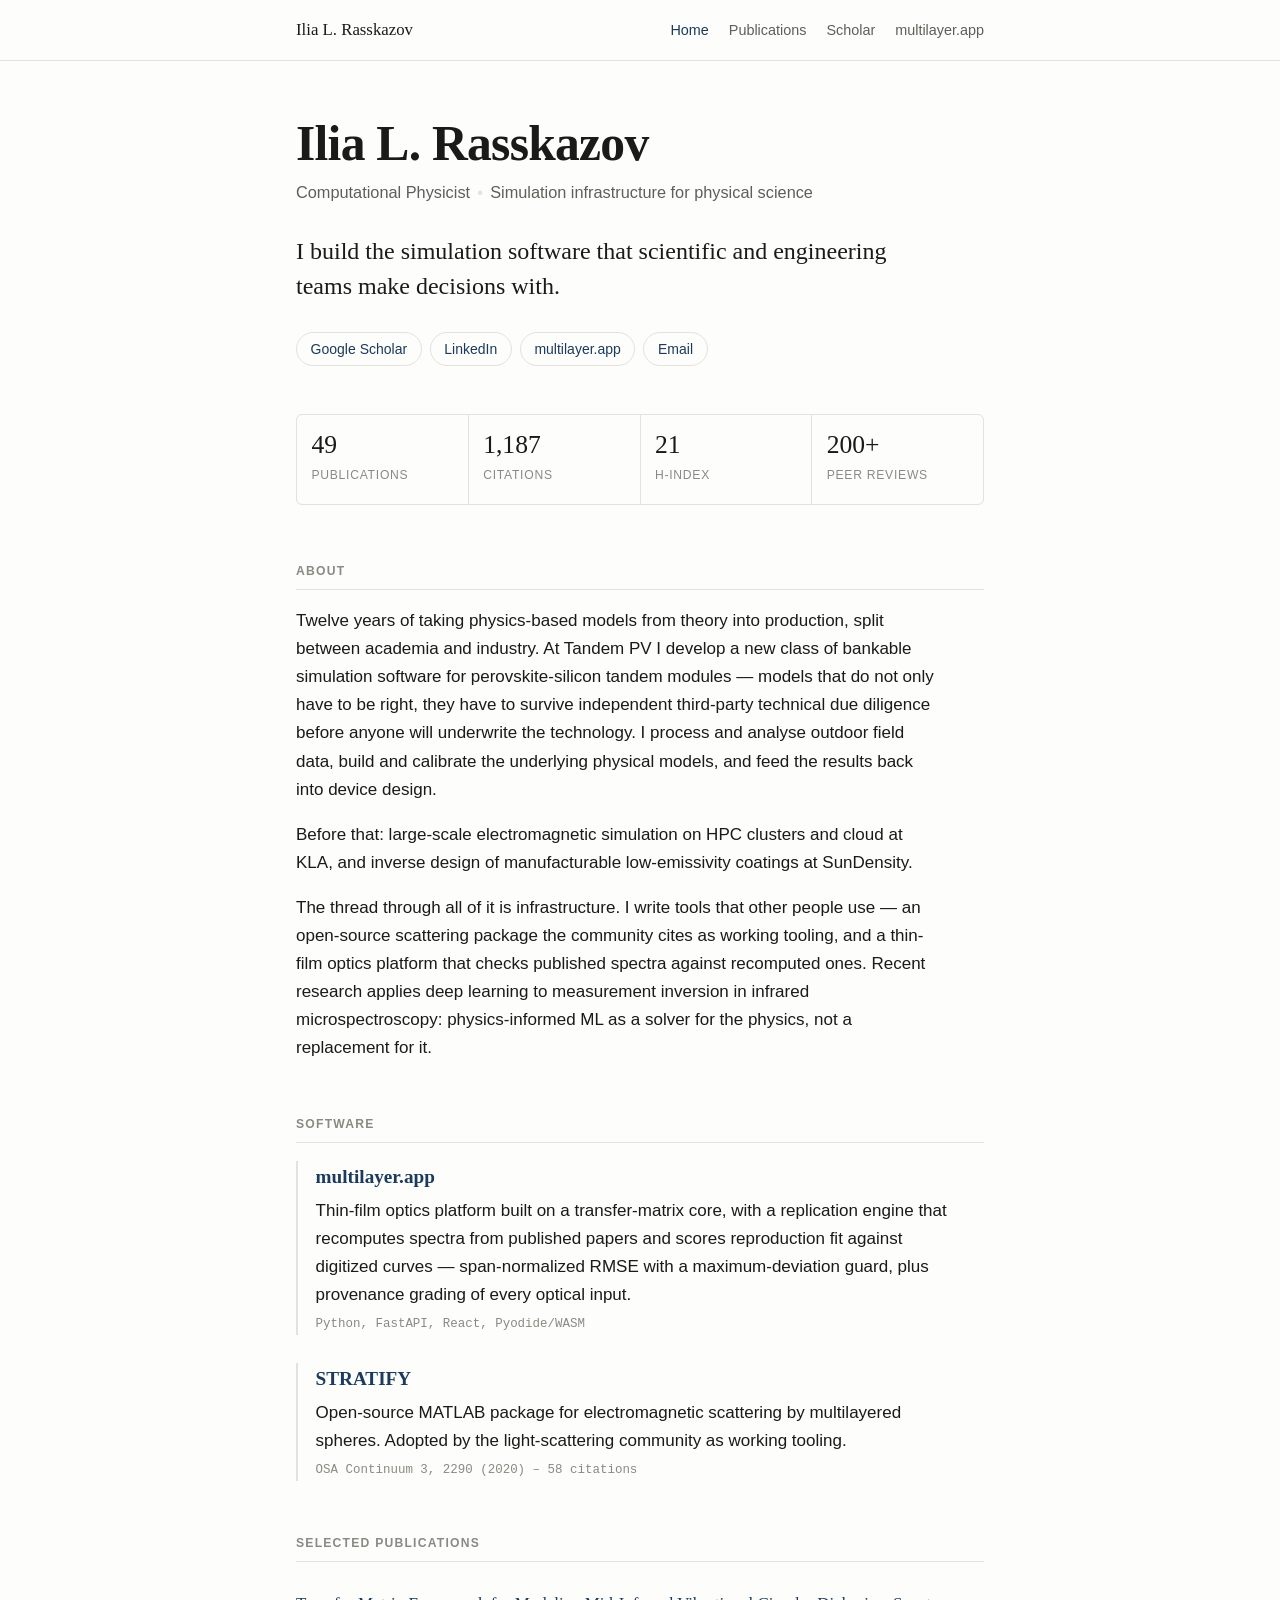
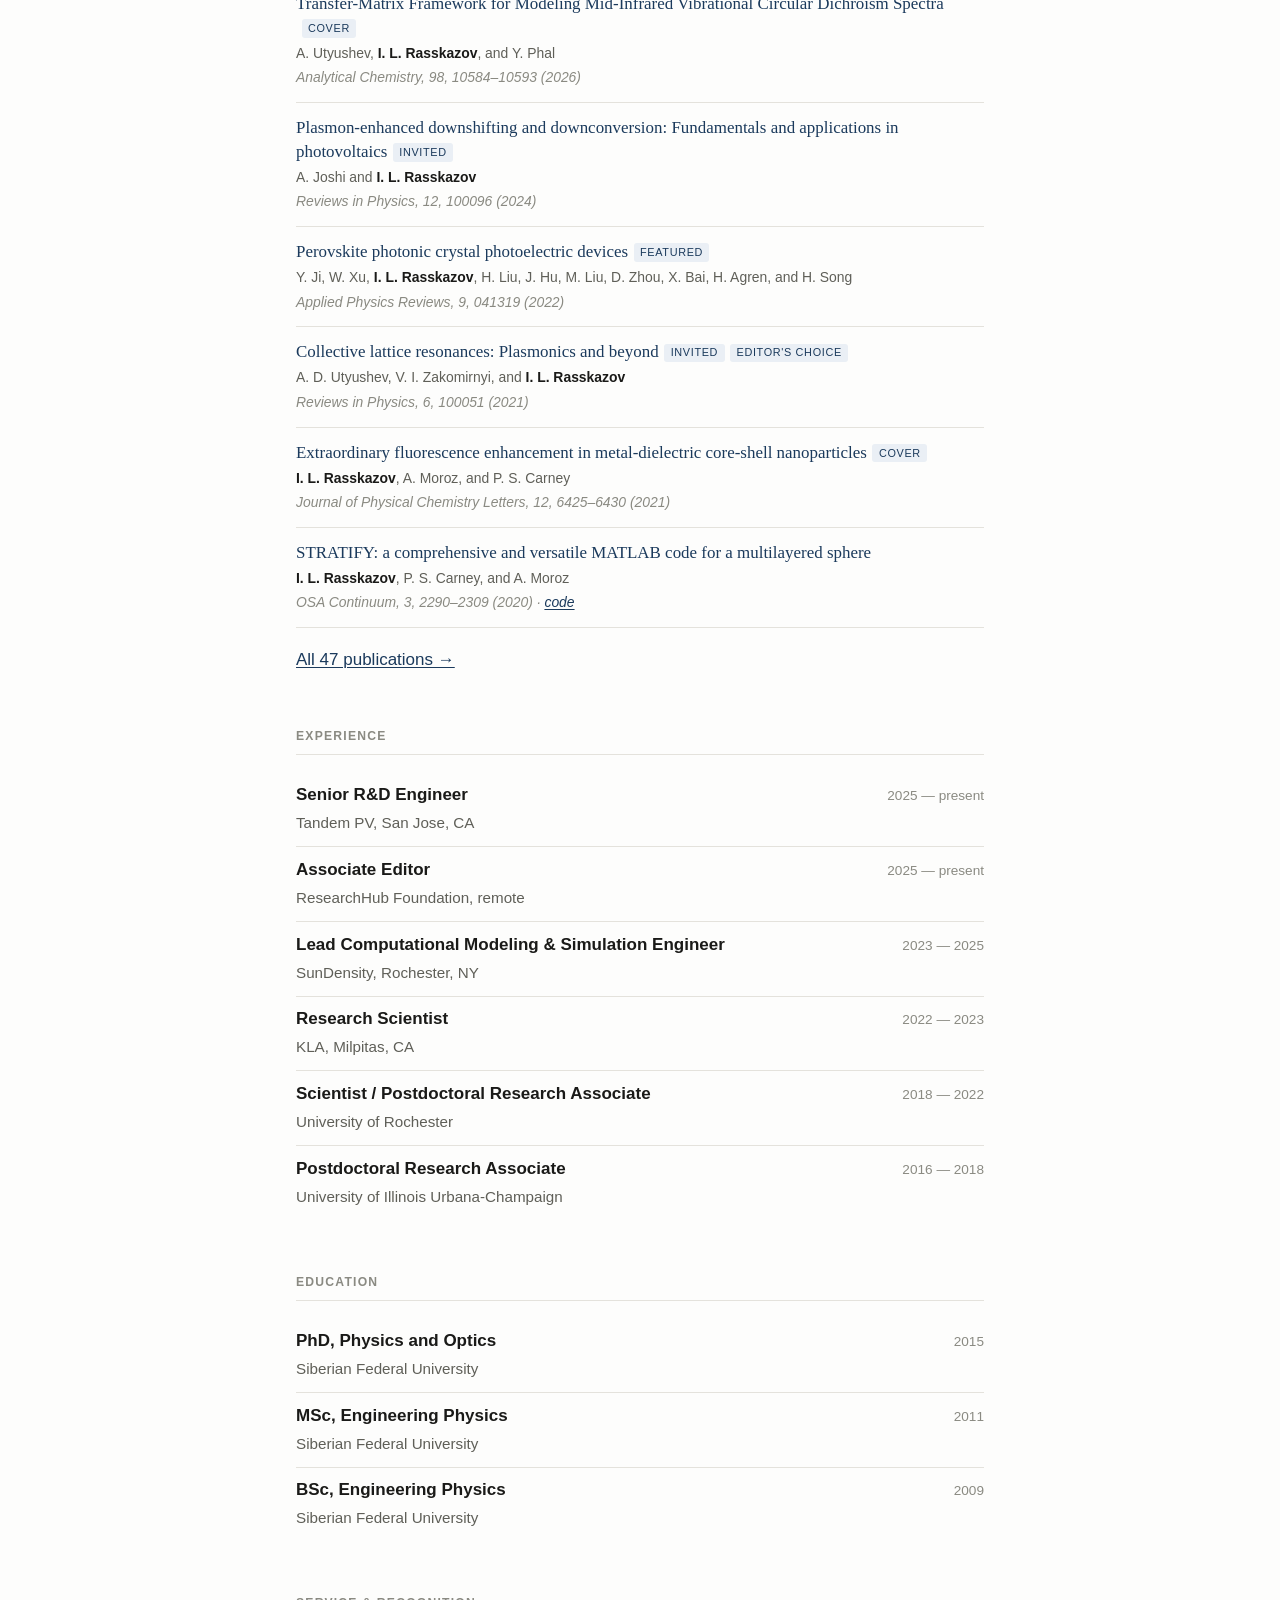
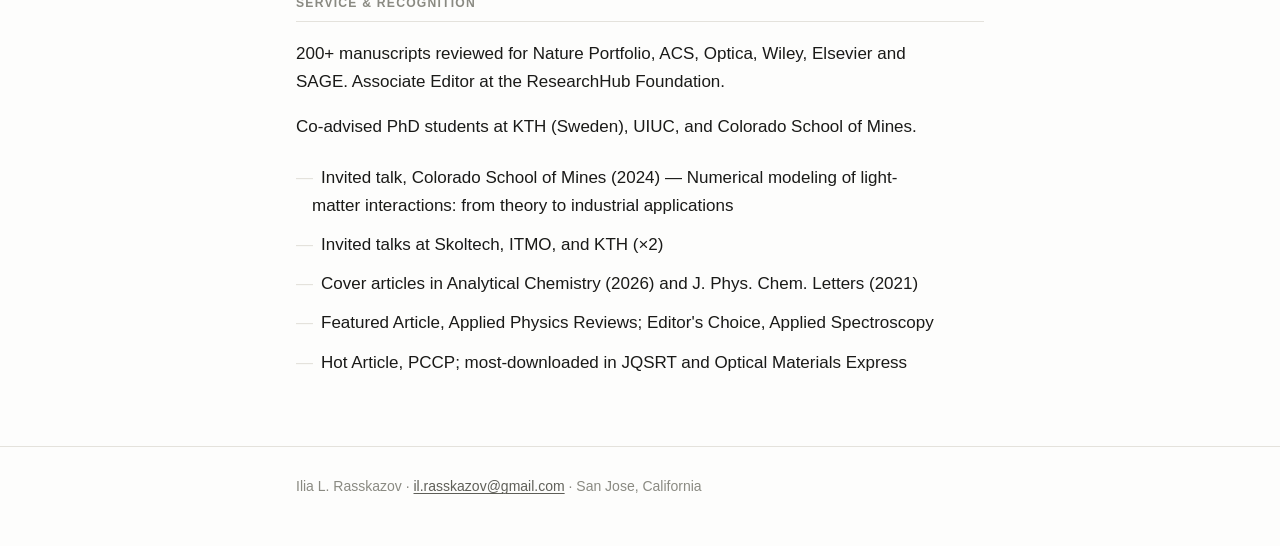
<file: docs/index.html>
<!doctype html>
<html lang="en">
<head>
<meta charset="utf-8">
<meta name="viewport" content="width=device-width, initial-scale=1">
<title>Ilia L. Rasskazov — Computational Physicist</title>
<meta name="description" content="I build the simulation software that scientific and engineering teams make decisions with.">
<meta name="author" content="Ilia L. Rasskazov">
<meta property="og:title" content="Ilia L. Rasskazov — Computational Physicist">
<meta property="og:description" content="I build the simulation software that scientific and engineering teams make decisions with.">
<meta property="og:type" content="profile">
<meta property="og:url" content="https://iliarasskazov.com/">
<link rel="canonical" href="https://iliarasskazov.com/">
<link rel="stylesheet" href="assets/style.css">
<link rel="icon" href="data:image/svg+xml,<svg xmlns='http://www.w3.org/2000/svg' viewBox='0 0 100 100'><text y='.9em' font-size='90'>&#9788;</text></svg>">
</head>
<body class="">
<header class="masthead"><div class="wrap">
  <a class="who" href="index.html">Ilia L. Rasskazov</a>
  <nav>
    <a href="index.html" aria-current="page">Home</a>
    <a href="publications.html">Publications</a>
    <a href="https://scholar.google.com/citations?user=jCpbgOEAAAAJ">Scholar</a>
    <a href="https://multilayer.app">multilayer.app</a>
  </nav>
</div></header>
<main class="wrap">
<div class="hero">
  <h1>Ilia L. Rasskazov</h1>
  <p class="role">Computational Physicist<span class="dot">&bull;</span>Simulation infrastructure for physical science</p>
  <p class="lede">I build the simulation software that scientific and engineering teams make decisions with.</p>
  <div class="linkrow"><a href="https://scholar.google.com/citations?user=jCpbgOEAAAAJ">Google Scholar</a><a href="https://linkedin.com/in/iliarasskazov">LinkedIn</a><a href="https://multilayer.app">multilayer.app</a><a href="mailto:il.rasskazov@gmail.com">Email</a></div>
</div>
<div class="metrics"><div><span class="v">49</span><span class="l">publications</span></div><div><span class="v">1,187</span><span class="l">citations</span></div><div><span class="v">21</span><span class="l">h-index</span></div><div><span class="v">200+</span><span class="l">peer reviews</span></div></div>
<section><h2>About</h2><p>Twelve years of taking physics-based models from theory into production, split between academia and industry. At Tandem PV I develop a new class of bankable simulation software for perovskite-silicon tandem modules — models that do not only have to be right, they have to survive independent third-party technical due diligence before anyone will underwrite the technology. I process and analyse outdoor field data, build and calibrate the underlying physical models, and feed the results back into device design.</p><p>Before that: large-scale electromagnetic simulation on HPC clusters and cloud at KLA, and inverse design of manufacturable low-emissivity coatings at SunDensity.</p><p>The thread through all of it is infrastructure. I write tools that other people use — an open-source scattering package the community cites as working tooling, and a thin-film optics platform that checks published spectra against recomputed ones. Recent research applies deep learning to measurement inversion in infrared microspectroscopy: physics-informed ML as a solver for the physics, not a replacement for it.</p></section>
<section><h2>Software</h2><div class="card"><h3><a href="https://multilayer.app">multilayer.app</a></h3><p>Thin-film optics platform built on a transfer-matrix core, with a replication engine that recomputes spectra from published papers and scores reproduction fit against digitized curves — span-normalized RMSE with a maximum-deviation guard, plus provenance grading of every optical input.</p><div class="meta">Python, FastAPI, React, Pyodide/WASM</div></div><div class="card"><h3><a href="https://gitlab.com/iliarasskazov/stratify">STRATIFY</a></h3><p>Open-source MATLAB package for electromagnetic scattering by multilayered spheres. Adopted by the light-scattering community as working tooling.</p><div class="meta">OSA Continuum 3, 2290 (2020) &ndash; 58 citations</div></div></section>
<section><h2>Selected publications</h2><div class="pub"><div class="t"><a href="https://doi.org/10.1021/acs.analchem.5c07726">Transfer-Matrix Framework for Modeling Mid-Infrared Vibrational Circular Dichroism Spectra</a><span class="badge">Cover</span></div><div class="a">A. Utyushev, <b>I. L. Rasskazov</b>, and Y. Phal</div><div class="v">Analytical Chemistry, 98, 10584&ndash;10593 (2026)</div></div><div class="pub"><div class="t"><a href="https://doi.org/10.1016/j.revip.2024.100096">Plasmon-enhanced downshifting and downconversion: Fundamentals and applications in photovoltaics</a><span class="badge">Invited</span></div><div class="a">A. Joshi and <b>I. L. Rasskazov</b></div><div class="v">Reviews in Physics, 12, 100096 (2024)</div></div><div class="pub"><div class="t"><a href="https://doi.org/10.1063/5.0106118">Perovskite photonic crystal photoelectric devices</a><span class="badge">Featured</span></div><div class="a">Y. Ji, W. Xu, <b>I. L. Rasskazov</b>, H. Liu, J. Hu, M. Liu, D. Zhou, X. Bai, H. Agren, and H. Song</div><div class="v">Applied Physics Reviews, 9, 041319 (2022)</div></div><div class="pub"><div class="t"><a href="https://doi.org/10.1016/j.revip.2021.100051">Collective lattice resonances: Plasmonics and beyond</a><span class="badge">Invited</span><span class="badge">Editor's Choice</span></div><div class="a">A. D. Utyushev, V. I. Zakomirnyi, and <b>I. L. Rasskazov</b></div><div class="v">Reviews in Physics, 6, 100051 (2021)</div></div><div class="pub"><div class="t"><a href="https://doi.org/10.1021/acs.jpclett.1c01368">Extraordinary fluorescence enhancement in metal-dielectric core-shell nanoparticles</a><span class="badge">Cover</span></div><div class="a"><b>I. L. Rasskazov</b>, A. Moroz, and P. S. Carney</div><div class="v">Journal of Physical Chemistry Letters, 12, 6425&ndash;6430 (2021)</div></div><div class="pub"><div class="t"><a href="https://doi.org/10.1364/osac.399979">STRATIFY: a comprehensive and versatile MATLAB code for a multilayered sphere</a></div><div class="a"><b>I. L. Rasskazov</b>, P. S. Carney, and A. Moroz</div><div class="v">OSA Continuum, 3, 2290&ndash;2309 (2020) &middot; <a href="https://gitlab.com/iliarasskazov/stratify">code</a></div></div>
  <p style="margin-top:1.1rem"><a href="publications.html">All 47 publications &rarr;</a></p></section>
<section><h2>Experience</h2><div class="row"><div><span class="what">Senior R&amp;D Engineer</span><br><span class="where">Tandem PV, San Jose, CA</span></div><span class="when">2025 — present</span></div><div class="row"><div><span class="what">Associate Editor</span><br><span class="where">ResearchHub Foundation, remote</span></div><span class="when">2025 — present</span></div><div class="row"><div><span class="what">Lead Computational Modeling &amp; Simulation Engineer</span><br><span class="where">SunDensity, Rochester, NY</span></div><span class="when">2023 — 2025</span></div><div class="row"><div><span class="what">Research Scientist</span><br><span class="where">KLA, Milpitas, CA</span></div><span class="when">2022 — 2023</span></div><div class="row"><div><span class="what">Scientist / Postdoctoral Research Associate</span><br><span class="where">University of Rochester</span></div><span class="when">2018 — 2022</span></div><div class="row"><div><span class="what">Postdoctoral Research Associate</span><br><span class="where">University of Illinois Urbana-Champaign</span></div><span class="when">2016 — 2018</span></div></section>
<section><h2>Education</h2><div class="row"><div><span class="what">PhD, Physics and Optics</span><br><span class="where">Siberian Federal University</span></div><span class="when">2015</span></div><div class="row"><div><span class="what">MSc, Engineering Physics</span><br><span class="where">Siberian Federal University</span></div><span class="when">2011</span></div><div class="row"><div><span class="what">BSc, Engineering Physics</span><br><span class="where">Siberian Federal University</span></div><span class="when">2009</span></div></section>
<section><h2>Service &amp; recognition</h2>
  <p>200+ manuscripts reviewed for Nature Portfolio, ACS, Optica, Wiley, Elsevier and SAGE. Associate Editor at the ResearchHub Foundation.</p>
  <p>Co-advised PhD students at KTH (Sweden), UIUC, and Colorado School of Mines.</p>
  <ul class="plain"><li>Invited talk, Colorado School of Mines (2024) — Numerical modeling of light-matter interactions: from theory to industrial applications</li><li>Invited talks at Skoltech, ITMO, and KTH (×2)</li><li>Cover articles in Analytical Chemistry (2026) and J. Phys. Chem. Letters (2021)</li><li>Featured Article, Applied Physics Reviews; Editor's Choice, Applied Spectroscopy</li><li>Hot Article, PCCP; most-downloaded in JQSRT and Optical Materials Express</li></ul></section>
</main>
<footer><div class="wrap">
  Ilia L. Rasskazov &middot; <a href="mailto:il.rasskazov@gmail.com">il.rasskazov@gmail.com</a> &middot; San Jose, California<br>
  
</div></footer>
</body>
</html>
</file>
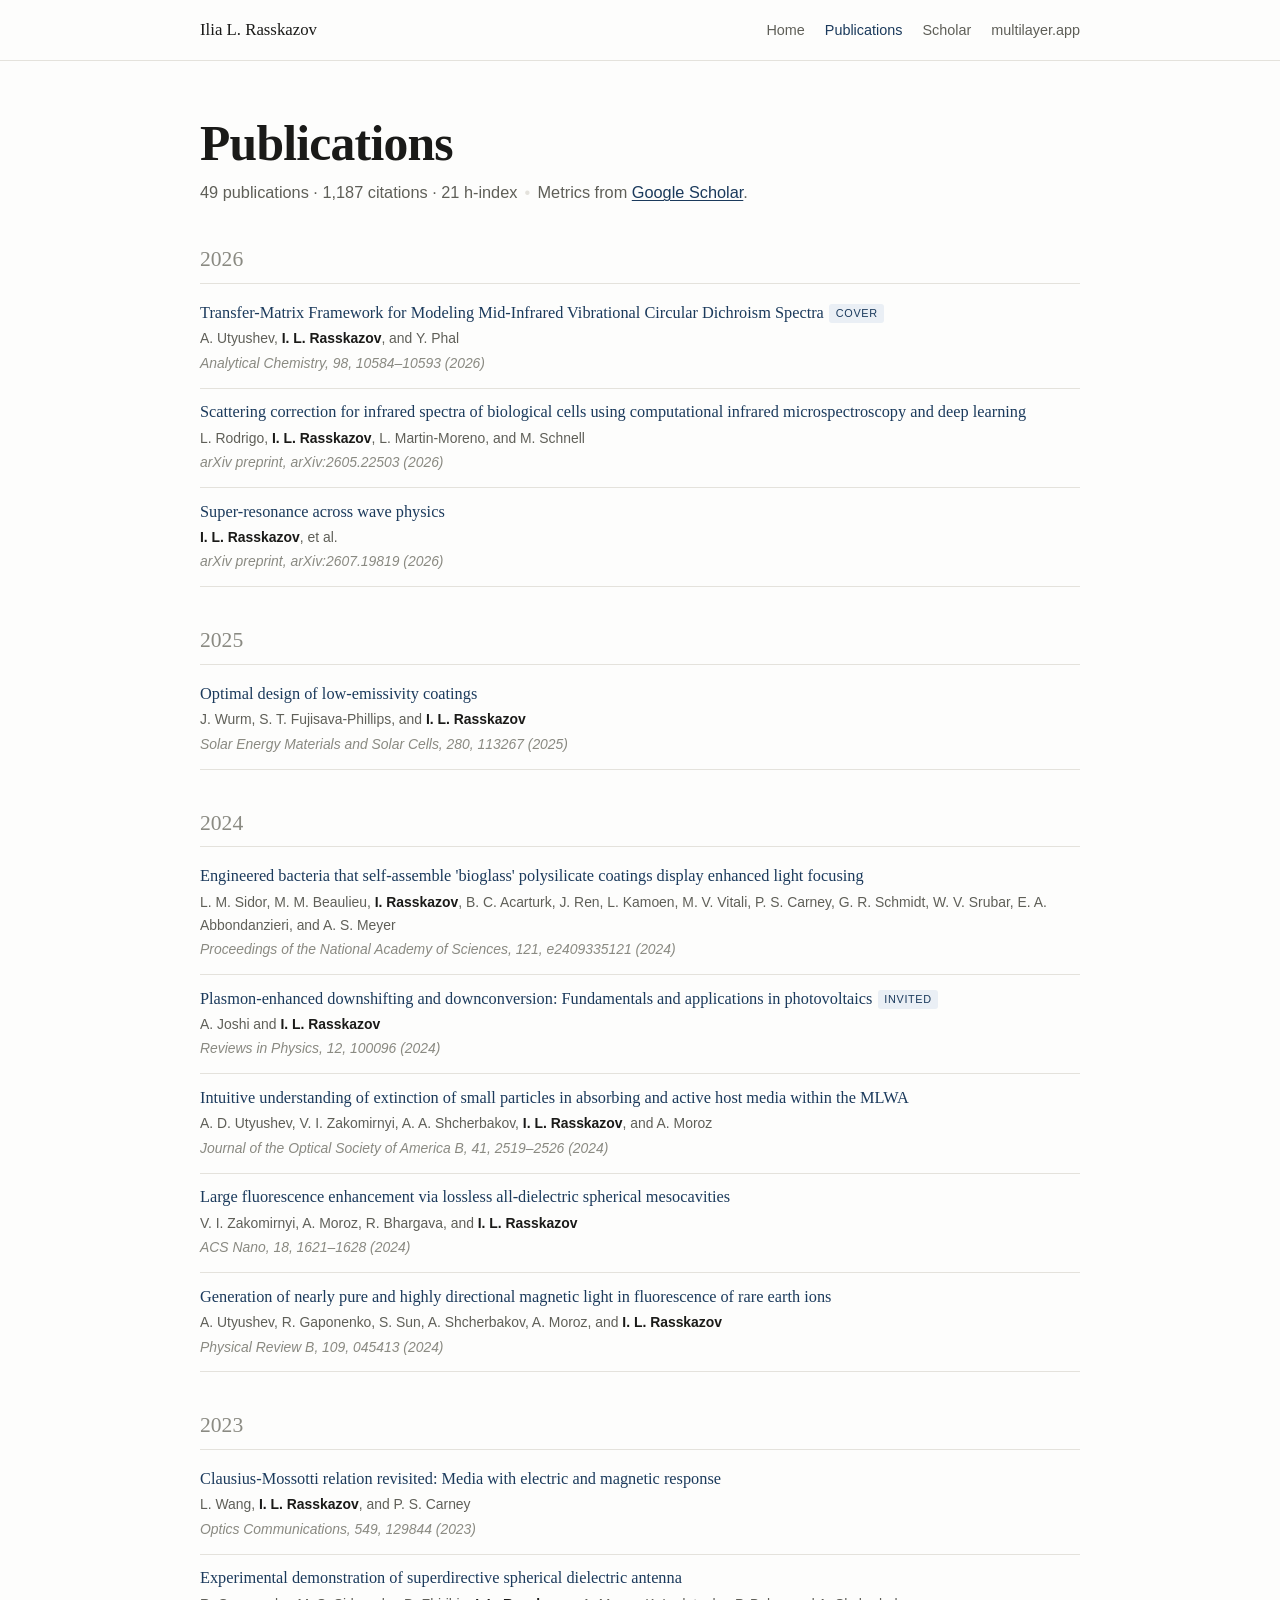
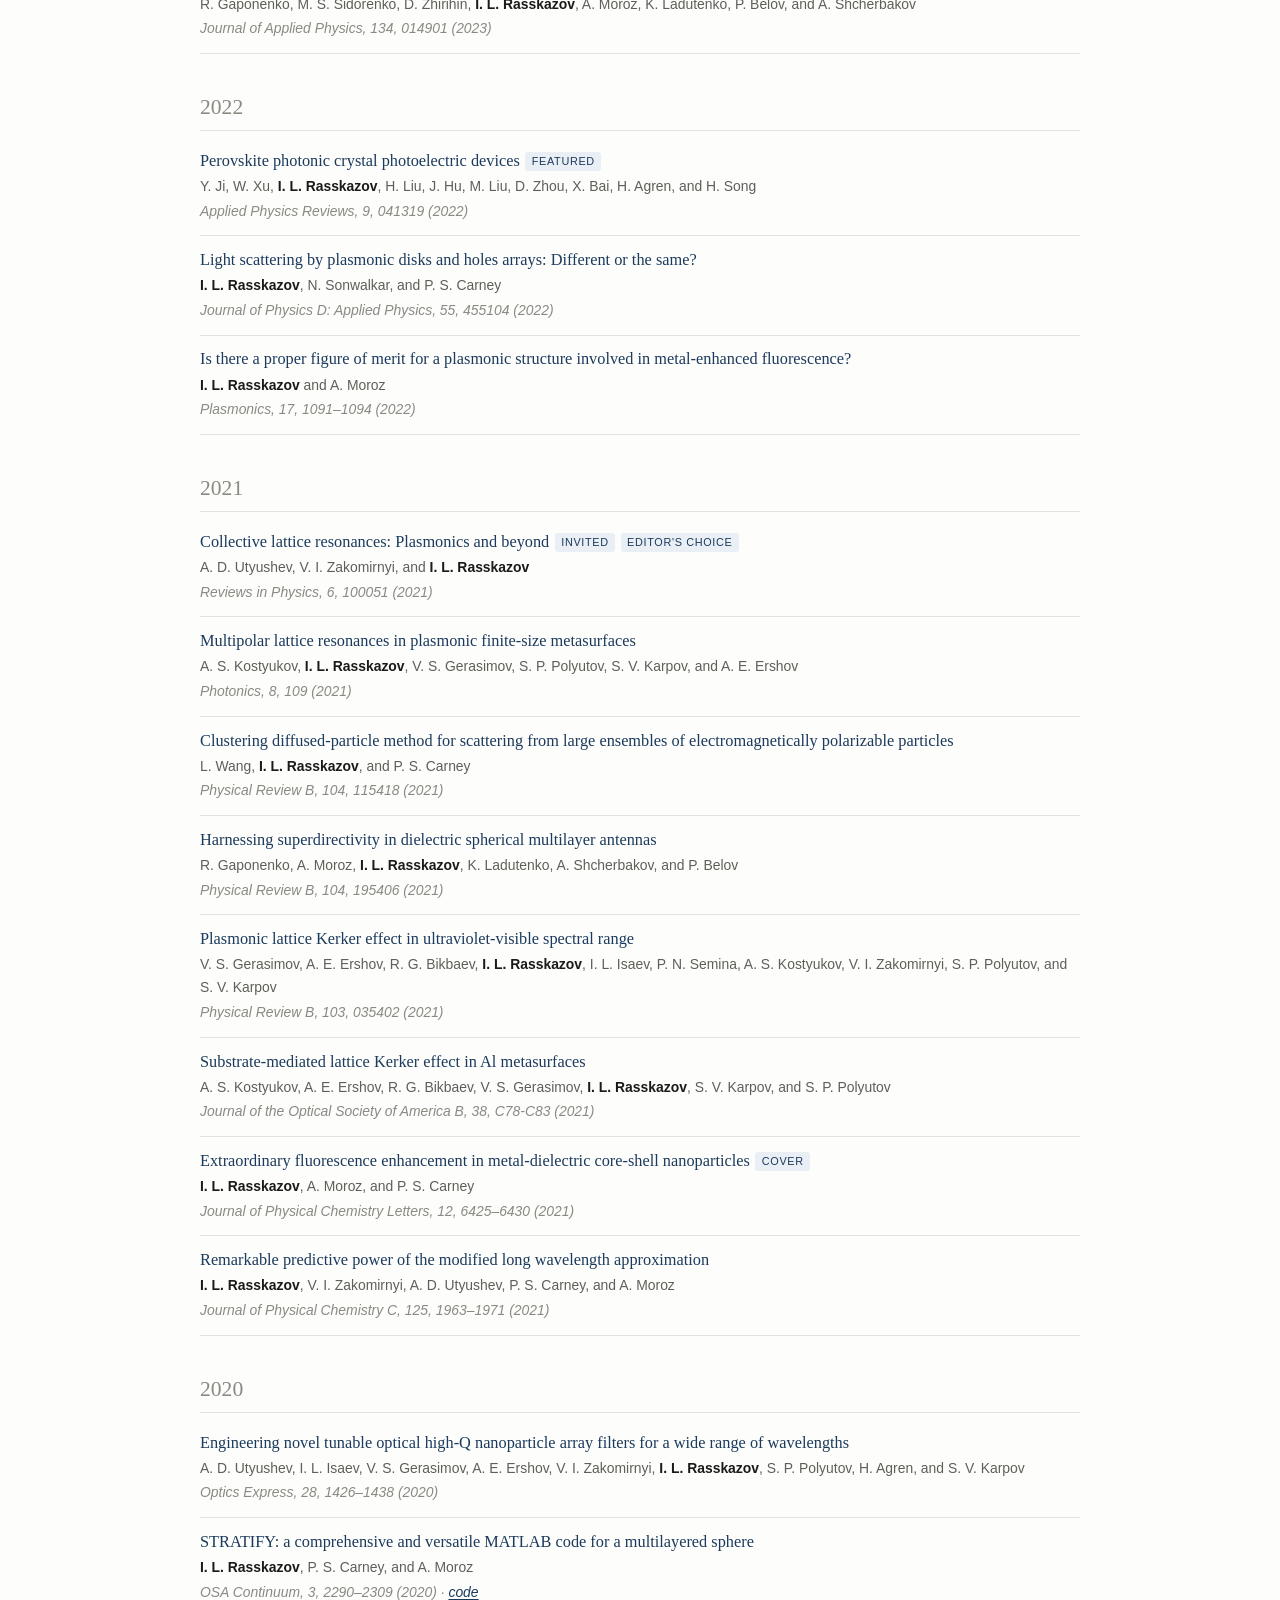
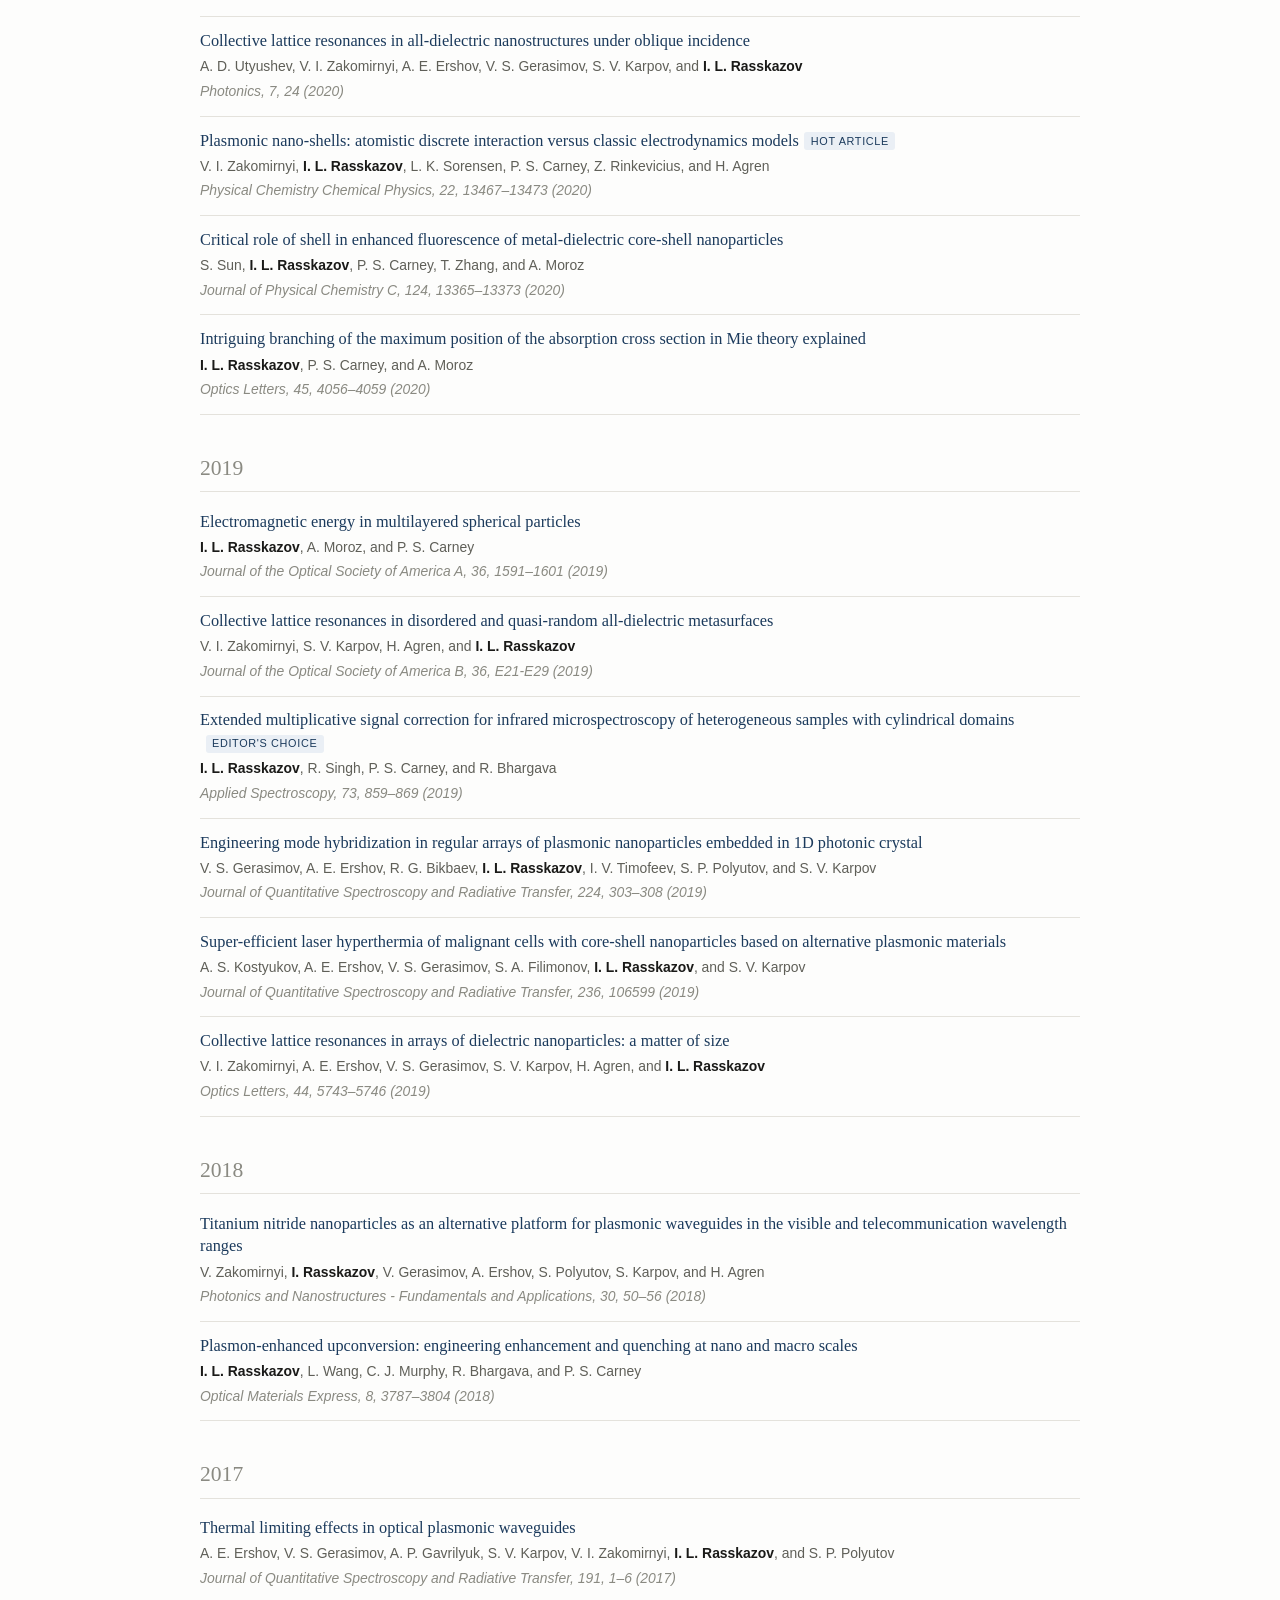
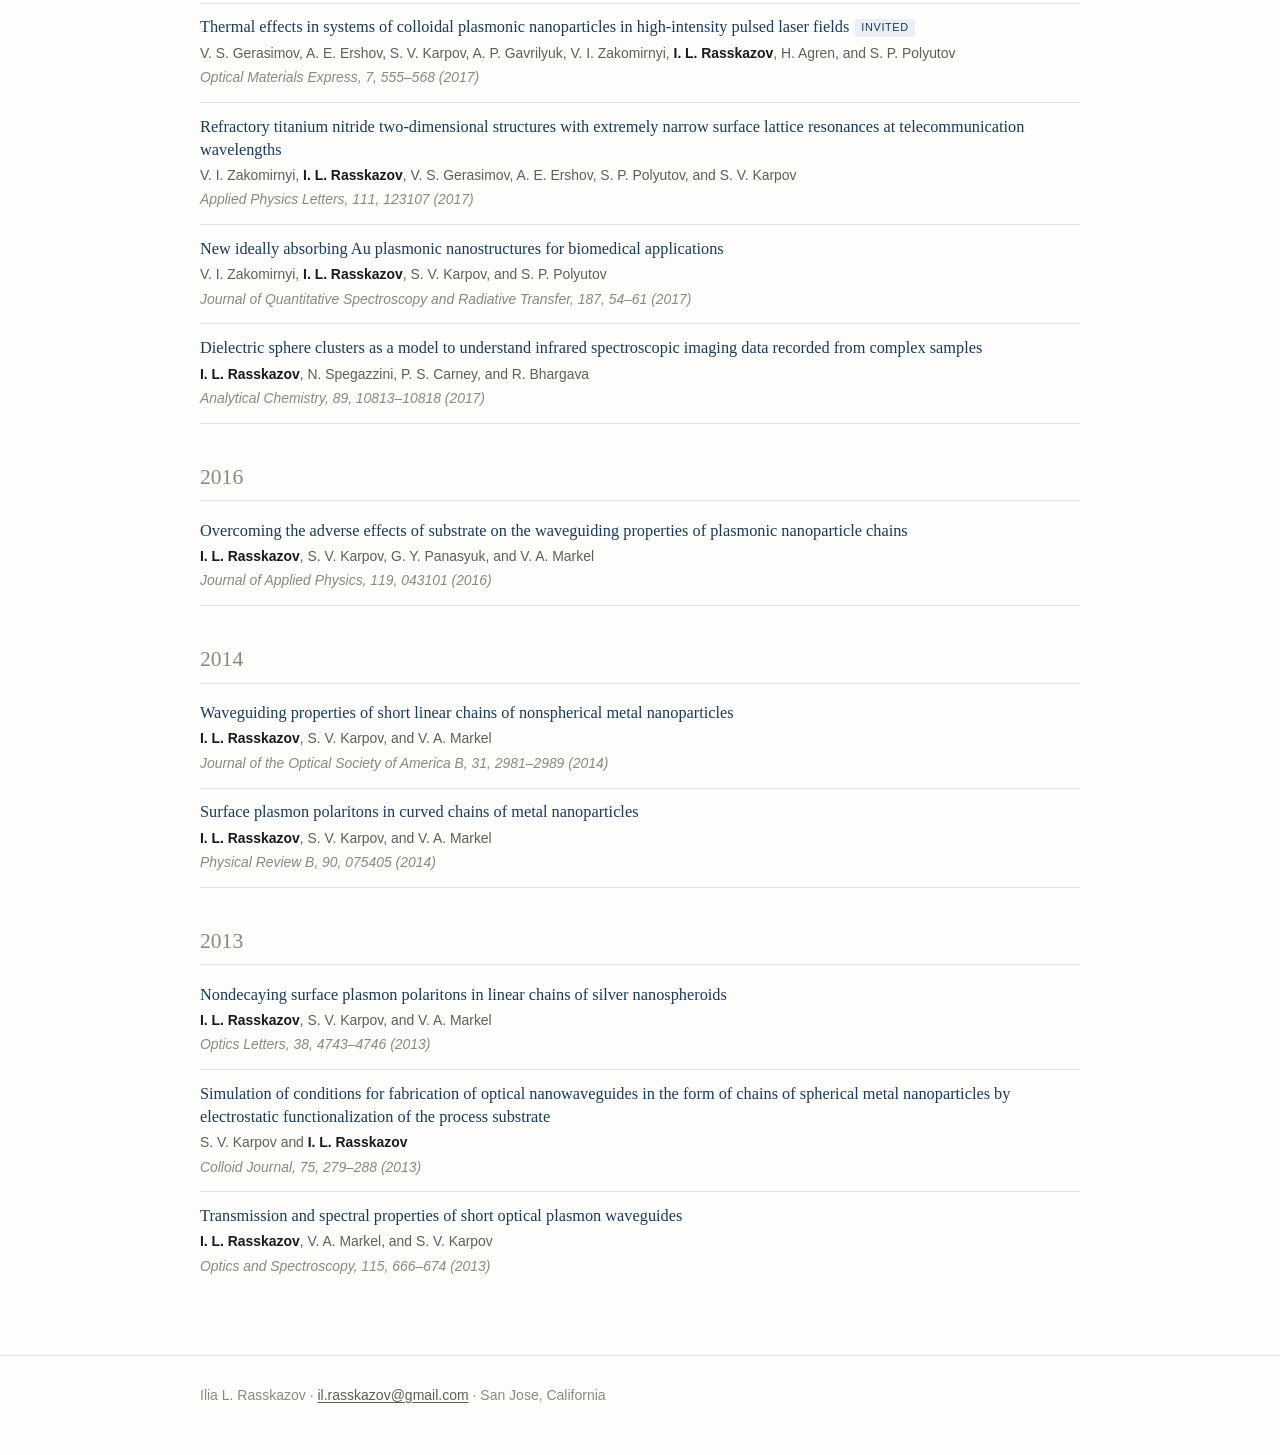
<file: docs/publications.html>
<!doctype html>
<html lang="en">
<head>
<meta charset="utf-8">
<meta name="viewport" content="width=device-width, initial-scale=1">
<title>Publications — Ilia L. Rasskazov</title>
<meta name="description" content="47 peer-reviewed publications by Ilia L. Rasskazov.">
<meta name="author" content="Ilia L. Rasskazov">
<meta property="og:title" content="Publications — Ilia L. Rasskazov">
<meta property="og:description" content="47 peer-reviewed publications by Ilia L. Rasskazov.">
<meta property="og:type" content="profile">
<meta property="og:url" content="https://iliarasskazov.com/">
<link rel="canonical" href="https://iliarasskazov.com/publications.html">
<link rel="stylesheet" href="assets/style.css">
<link rel="icon" href="data:image/svg+xml,<svg xmlns='http://www.w3.org/2000/svg' viewBox='0 0 100 100'><text y='.9em' font-size='90'>&#9788;</text></svg>">
</head>
<body class="wide">
<header class="masthead"><div class="wrap">
  <a class="who" href="index.html">Ilia L. Rasskazov</a>
  <nav>
    <a href="index.html">Home</a>
    <a href="publications.html" aria-current="page">Publications</a>
    <a href="https://scholar.google.com/citations?user=jCpbgOEAAAAJ">Scholar</a>
    <a href="https://multilayer.app">multilayer.app</a>
  </nav>
</div></header>
<main class="wrap">
<div class="hero"><h1>Publications</h1>
  <p class="role">49 publications · 1,187 citations · 21 h-index<span class="dot">&bull;</span>Metrics from <a href="https://scholar.google.com/citations?user=jCpbgOEAAAAJ">Google Scholar</a>.</p></div>
<div class="year">2026</div><div class="pub"><div class="t"><a href="https://doi.org/10.1021/acs.analchem.5c07726">Transfer-Matrix Framework for Modeling Mid-Infrared Vibrational Circular Dichroism Spectra</a><span class="badge">Cover</span></div><div class="a">A. Utyushev, <b>I. L. Rasskazov</b>, and Y. Phal</div><div class="v">Analytical Chemistry, 98, 10584&ndash;10593 (2026)</div></div><div class="pub"><div class="t"><a href="https://arxiv.org/abs/2605.22503">Scattering correction for infrared spectra of biological cells using computational infrared microspectroscopy and deep learning</a></div><div class="a">L. Rodrigo, <b>I. L. Rasskazov</b>, L. Martin-Moreno, and M. Schnell</div><div class="v">arXiv preprint, arXiv:2605.22503 (2026)</div></div><div class="pub"><div class="t"><a href="https://arxiv.org/abs/2607.19819">Super-resonance across wave physics</a></div><div class="a"><b>I. L. Rasskazov</b>, et al.</div><div class="v">arXiv preprint, arXiv:2607.19819 (2026)</div></div><div class="year">2025</div><div class="pub"><div class="t"><a href="https://doi.org/10.1016/j.solmat.2024.113267">Optimal design of low-emissivity coatings</a></div><div class="a">J. Wurm, S. T. Fujisava-Phillips, and <b>I. L. Rasskazov</b></div><div class="v">Solar Energy Materials and Solar Cells, 280, 113267 (2025)</div></div><div class="year">2024</div><div class="pub"><div class="t"><a href="https://doi.org/10.1073/pnas.2409335121">Engineered bacteria that self-assemble 'bioglass' polysilicate coatings display enhanced light focusing</a></div><div class="a">L. M. Sidor, M. M. Beaulieu, <b>I. Rasskazov</b>, B. C. Acarturk, J. Ren, L. Kamoen, M. V. Vitali, P. S. Carney, G. R. Schmidt, W. V. Srubar, E. A. Abbondanzieri, and A. S. Meyer</div><div class="v">Proceedings of the National Academy of Sciences, 121, e2409335121 (2024)</div></div><div class="pub"><div class="t"><a href="https://doi.org/10.1016/j.revip.2024.100096">Plasmon-enhanced downshifting and downconversion: Fundamentals and applications in photovoltaics</a><span class="badge">Invited</span></div><div class="a">A. Joshi and <b>I. L. Rasskazov</b></div><div class="v">Reviews in Physics, 12, 100096 (2024)</div></div><div class="pub"><div class="t"><a href="https://doi.org/10.1364/josab.535078">Intuitive understanding of extinction of small particles in absorbing and active host media within the MLWA</a></div><div class="a">A. D. Utyushev, V. I. Zakomirnyi, A. A. Shcherbakov, <b>I. L. Rasskazov</b>, and A. Moroz</div><div class="v">Journal of the Optical Society of America B, 41, 2519&ndash;2526 (2024)</div></div><div class="pub"><div class="t"><a href="https://doi.org/10.1021/acsnano.3c09777.s001">Large fluorescence enhancement via lossless all-dielectric spherical mesocavities</a></div><div class="a">V. I. Zakomirnyi, A. Moroz, R. Bhargava, and <b>I. L. Rasskazov</b></div><div class="v">ACS Nano, 18, 1621&ndash;1628 (2024)</div></div><div class="pub"><div class="t"><a href="https://doi.org/10.1103/physrevb.109.045413">Generation of nearly pure and highly directional magnetic light in fluorescence of rare earth ions</a></div><div class="a">A. Utyushev, R. Gaponenko, S. Sun, A. Shcherbakov, A. Moroz, and <b>I. L. Rasskazov</b></div><div class="v">Physical Review B, 109, 045413 (2024)</div></div><div class="year">2023</div><div class="pub"><div class="t"><a href="https://doi.org/10.1016/j.optcom.2023.129844">Clausius-Mossotti relation revisited: Media with electric and magnetic response</a></div><div class="a">L. Wang, <b>I. L. Rasskazov</b>, and P. S. Carney</div><div class="v">Optics Communications, 549, 129844 (2023)</div></div><div class="pub"><div class="t"><a href="https://doi.org/10.1063/5.0155677">Experimental demonstration of superdirective spherical dielectric antenna</a></div><div class="a">R. Gaponenko, M. S. Sidorenko, D. Zhirihin, <b>I. L. Rasskazov</b>, A. Moroz, K. Ladutenko, P. Belov, and A. Shcherbakov</div><div class="v">Journal of Applied Physics, 134, 014901 (2023)</div></div><div class="year">2022</div><div class="pub"><div class="t"><a href="https://doi.org/10.1063/5.0106118">Perovskite photonic crystal photoelectric devices</a><span class="badge">Featured</span></div><div class="a">Y. Ji, W. Xu, <b>I. L. Rasskazov</b>, H. Liu, J. Hu, M. Liu, D. Zhou, X. Bai, H. Agren, and H. Song</div><div class="v">Applied Physics Reviews, 9, 041319 (2022)</div></div><div class="pub"><div class="t"><a href="https://doi.org/10.1088/1361-6463/ac8ffc">Light scattering by plasmonic disks and holes arrays: Different or the same?</a></div><div class="a"><b>I. L. Rasskazov</b>, N. Sonwalkar, and P. S. Carney</div><div class="v">Journal of Physics D: Applied Physics, 55, 455104 (2022)</div></div><div class="pub"><div class="t"><a href="https://doi.org/10.1007/s11468-022-01601-2">Is there a proper figure of merit for a plasmonic structure involved in metal-enhanced fluorescence?</a></div><div class="a"><b>I. L. Rasskazov</b> and A. Moroz</div><div class="v">Plasmonics, 17, 1091&ndash;1094 (2022)</div></div><div class="year">2021</div><div class="pub"><div class="t"><a href="https://doi.org/10.1016/j.revip.2021.100051">Collective lattice resonances: Plasmonics and beyond</a><span class="badge">Invited</span><span class="badge">Editor's Choice</span></div><div class="a">A. D. Utyushev, V. I. Zakomirnyi, and <b>I. L. Rasskazov</b></div><div class="v">Reviews in Physics, 6, 100051 (2021)</div></div><div class="pub"><div class="t"><a href="https://doi.org/10.3390/photonics8040109">Multipolar lattice resonances in plasmonic finite-size metasurfaces</a></div><div class="a">A. S. Kostyukov, <b>I. L. Rasskazov</b>, V. S. Gerasimov, S. P. Polyutov, S. V. Karpov, and A. E. Ershov</div><div class="v">Photonics, 8, 109 (2021)</div></div><div class="pub"><div class="t"><a href="https://doi.org/10.1103/physrevb.104.115418">Clustering diffused-particle method for scattering from large ensembles of electromagnetically polarizable particles</a></div><div class="a">L. Wang, <b>I. L. Rasskazov</b>, and P. S. Carney</div><div class="v">Physical Review B, 104, 115418 (2021)</div></div><div class="pub"><div class="t"><a href="https://doi.org/10.1103/physrevb.104.195406">Harnessing superdirectivity in dielectric spherical multilayer antennas</a></div><div class="a">R. Gaponenko, A. Moroz, <b>I. L. Rasskazov</b>, K. Ladutenko, A. Shcherbakov, and P. Belov</div><div class="v">Physical Review B, 104, 195406 (2021)</div></div><div class="pub"><div class="t"><a href="https://doi.org/10.1103/physrevb.103.035402">Plasmonic lattice Kerker effect in ultraviolet-visible spectral range</a></div><div class="a">V. S. Gerasimov, A. E. Ershov, R. G. Bikbaev, <b>I. L. Rasskazov</b>, I. L. Isaev, P. N. Semina, A. S. Kostyukov, V. I. Zakomirnyi, S. P. Polyutov, and S. V. Karpov</div><div class="v">Physical Review B, 103, 035402 (2021)</div></div><div class="pub"><div class="t"><a href="https://doi.org/10.1364/josab.427939">Substrate-mediated lattice Kerker effect in Al metasurfaces</a></div><div class="a">A. S. Kostyukov, A. E. Ershov, R. G. Bikbaev, V. S. Gerasimov, <b>I. L. Rasskazov</b>, S. V. Karpov, and S. P. Polyutov</div><div class="v">Journal of the Optical Society of America B, 38, C78-C83 (2021)</div></div><div class="pub"><div class="t"><a href="https://doi.org/10.1021/acs.jpclett.1c01368">Extraordinary fluorescence enhancement in metal-dielectric core-shell nanoparticles</a><span class="badge">Cover</span></div><div class="a"><b>I. L. Rasskazov</b>, A. Moroz, and P. S. Carney</div><div class="v">Journal of Physical Chemistry Letters, 12, 6425&ndash;6430 (2021)</div></div><div class="pub"><div class="t"><a href="https://doi.org/10.1021/acs.jpcc.0c09774.s001">Remarkable predictive power of the modified long wavelength approximation</a></div><div class="a"><b>I. L. Rasskazov</b>, V. I. Zakomirnyi, A. D. Utyushev, P. S. Carney, and A. Moroz</div><div class="v">Journal of Physical Chemistry C, 125, 1963&ndash;1971 (2021)</div></div><div class="year">2020</div><div class="pub"><div class="t"><a href="https://doi.org/10.1364/oe.28.001426">Engineering novel tunable optical high-Q nanoparticle array filters for a wide range of wavelengths</a></div><div class="a">A. D. Utyushev, I. L. Isaev, V. S. Gerasimov, A. E. Ershov, V. I. Zakomirnyi, <b>I. L. Rasskazov</b>, S. P. Polyutov, H. Agren, and S. V. Karpov</div><div class="v">Optics Express, 28, 1426&ndash;1438 (2020)</div></div><div class="pub"><div class="t"><a href="https://doi.org/10.1364/osac.399979">STRATIFY: a comprehensive and versatile MATLAB code for a multilayered sphere</a></div><div class="a"><b>I. L. Rasskazov</b>, P. S. Carney, and A. Moroz</div><div class="v">OSA Continuum, 3, 2290&ndash;2309 (2020) &middot; <a href="https://gitlab.com/iliarasskazov/stratify">code</a></div></div><div class="pub"><div class="t"><a href="https://doi.org/10.3390/photonics7020024">Collective lattice resonances in all-dielectric nanostructures under oblique incidence</a></div><div class="a">A. D. Utyushev, V. I. Zakomirnyi, A. E. Ershov, V. S. Gerasimov, S. V. Karpov, and <b>I. L. Rasskazov</b></div><div class="v">Photonics, 7, 24 (2020)</div></div><div class="pub"><div class="t"><a href="https://doi.org/10.1039/d0cp02248a">Plasmonic nano-shells: atomistic discrete interaction versus classic electrodynamics models</a><span class="badge">HOT Article</span></div><div class="a">V. I. Zakomirnyi, <b>I. L. Rasskazov</b>, L. K. Sorensen, P. S. Carney, Z. Rinkevicius, and H. Agren</div><div class="v">Physical Chemistry Chemical Physics, 22, 13467&ndash;13473 (2020)</div></div><div class="pub"><div class="t"><a href="https://doi.org/10.1021/acs.jpcc.0c03415">Critical role of shell in enhanced fluorescence of metal-dielectric core-shell nanoparticles</a></div><div class="a">S. Sun, <b>I. L. Rasskazov</b>, P. S. Carney, T. Zhang, and A. Moroz</div><div class="v">Journal of Physical Chemistry C, 124, 13365&ndash;13373 (2020)</div></div><div class="pub"><div class="t"><a href="https://doi.org/10.1364/ol.397782">Intriguing branching of the maximum position of the absorption cross section in Mie theory explained</a></div><div class="a"><b>I. L. Rasskazov</b>, P. S. Carney, and A. Moroz</div><div class="v">Optics Letters, 45, 4056&ndash;4059 (2020)</div></div><div class="year">2019</div><div class="pub"><div class="t"><a href="https://doi.org/10.1364/josaa.36.001591">Electromagnetic energy in multilayered spherical particles</a></div><div class="a"><b>I. L. Rasskazov</b>, A. Moroz, and P. S. Carney</div><div class="v">Journal of the Optical Society of America A, 36, 1591&ndash;1601 (2019)</div></div><div class="pub"><div class="t"><a href="https://doi.org/10.1364/josab.36.000e21">Collective lattice resonances in disordered and quasi-random all-dielectric metasurfaces</a></div><div class="a">V. I. Zakomirnyi, S. V. Karpov, H. Agren, and <b>I. L. Rasskazov</b></div><div class="v">Journal of the Optical Society of America B, 36, E21-E29 (2019)</div></div><div class="pub"><div class="t"><a href="https://doi.org/10.1177/0003702819844528">Extended multiplicative signal correction for infrared microspectroscopy of heterogeneous samples with cylindrical domains</a><span class="badge">Editor's Choice</span></div><div class="a"><b>I. L. Rasskazov</b>, R. Singh, P. S. Carney, and R. Bhargava</div><div class="v">Applied Spectroscopy, 73, 859&ndash;869 (2019)</div></div><div class="pub"><div class="t"><a href="https://doi.org/10.1016/j.jqsrt.2018.11.028">Engineering mode hybridization in regular arrays of plasmonic nanoparticles embedded in 1D photonic crystal</a></div><div class="a">V. S. Gerasimov, A. E. Ershov, R. G. Bikbaev, <b>I. L. Rasskazov</b>, I. V. Timofeev, S. P. Polyutov, and S. V. Karpov</div><div class="v">Journal of Quantitative Spectroscopy and Radiative Transfer, 224, 303&ndash;308 (2019)</div></div><div class="pub"><div class="t"><a href="https://doi.org/10.1016/j.jqsrt.2019.106599">Super-efficient laser hyperthermia of malignant cells with core-shell nanoparticles based on alternative plasmonic materials</a></div><div class="a">A. S. Kostyukov, A. E. Ershov, V. S. Gerasimov, S. A. Filimonov, <b>I. L. Rasskazov</b>, and S. V. Karpov</div><div class="v">Journal of Quantitative Spectroscopy and Radiative Transfer, 236, 106599 (2019)</div></div><div class="pub"><div class="t"><a href="https://doi.org/10.1364/ol.44.005743">Collective lattice resonances in arrays of dielectric nanoparticles: a matter of size</a></div><div class="a">V. I. Zakomirnyi, A. E. Ershov, V. S. Gerasimov, S. V. Karpov, H. Agren, and <b>I. L. Rasskazov</b></div><div class="v">Optics Letters, 44, 5743&ndash;5746 (2019)</div></div><div class="year">2018</div><div class="pub"><div class="t"><a href="https://doi.org/10.1016/j.photonics.2018.04.005">Titanium nitride nanoparticles as an alternative platform for plasmonic waveguides in the visible and telecommunication wavelength ranges</a></div><div class="a">V. Zakomirnyi, <b>I. Rasskazov</b>, V. Gerasimov, A. Ershov, S. Polyutov, S. Karpov, and H. Agren</div><div class="v">Photonics and Nanostructures - Fundamentals and Applications, 30, 50&ndash;56 (2018)</div></div><div class="pub"><div class="t"><a href="https://doi.org/10.1364/ome.8.003787">Plasmon-enhanced upconversion: engineering enhancement and quenching at nano and macro scales</a></div><div class="a"><b>I. L. Rasskazov</b>, L. Wang, C. J. Murphy, R. Bhargava, and P. S. Carney</div><div class="v">Optical Materials Express, 8, 3787&ndash;3804 (2018)</div></div><div class="year">2017</div><div class="pub"><div class="t"><a href="https://doi.org/10.1016/j.jqsrt.2017.01.023">Thermal limiting effects in optical plasmonic waveguides</a></div><div class="a">A. E. Ershov, V. S. Gerasimov, A. P. Gavrilyuk, S. V. Karpov, V. I. Zakomirnyi, <b>I. L. Rasskazov</b>, and S. P. Polyutov</div><div class="v">Journal of Quantitative Spectroscopy and Radiative Transfer, 191, 1&ndash;6 (2017)</div></div><div class="pub"><div class="t"><a href="https://doi.org/10.1364/ome.7.000555">Thermal effects in systems of colloidal plasmonic nanoparticles in high-intensity pulsed laser fields</a><span class="badge">Invited</span></div><div class="a">V. S. Gerasimov, A. E. Ershov, S. V. Karpov, A. P. Gavrilyuk, V. I. Zakomirnyi, <b>I. L. Rasskazov</b>, H. Agren, and S. P. Polyutov</div><div class="v">Optical Materials Express, 7, 555&ndash;568 (2017)</div></div><div class="pub"><div class="t"><a href="https://doi.org/10.1063/1.5000726">Refractory titanium nitride two-dimensional structures with extremely narrow surface lattice resonances at telecommunication wavelengths</a></div><div class="a">V. I. Zakomirnyi, <b>I. L. Rasskazov</b>, V. S. Gerasimov, A. E. Ershov, S. P. Polyutov, and S. V. Karpov</div><div class="v">Applied Physics Letters, 111, 123107 (2017)</div></div><div class="pub"><div class="t"><a href="https://doi.org/10.1016/j.jqsrt.2016.08.015">New ideally absorbing Au plasmonic nanostructures for biomedical applications</a></div><div class="a">V. I. Zakomirnyi, <b>I. L. Rasskazov</b>, S. V. Karpov, and S. P. Polyutov</div><div class="v">Journal of Quantitative Spectroscopy and Radiative Transfer, 187, 54&ndash;61 (2017)</div></div><div class="pub"><div class="t"><a href="https://doi.org/10.1021/acs.analchem.7b02168">Dielectric sphere clusters as a model to understand infrared spectroscopic imaging data recorded from complex samples</a></div><div class="a"><b>I. L. Rasskazov</b>, N. Spegazzini, P. S. Carney, and R. Bhargava</div><div class="v">Analytical Chemistry, 89, 10813&ndash;10818 (2017)</div></div><div class="year">2016</div><div class="pub"><div class="t"><a href="https://doi.org/10.1063/1.4940415">Overcoming the adverse effects of substrate on the waveguiding properties of plasmonic nanoparticle chains</a></div><div class="a"><b>I. L. Rasskazov</b>, S. V. Karpov, G. Y. Panasyuk, and V. A. Markel</div><div class="v">Journal of Applied Physics, 119, 043101 (2016)</div></div><div class="year">2014</div><div class="pub"><div class="t"><a href="https://doi.org/10.1364/josab.31.002981">Waveguiding properties of short linear chains of nonspherical metal nanoparticles</a></div><div class="a"><b>I. L. Rasskazov</b>, S. V. Karpov, and V. A. Markel</div><div class="v">Journal of the Optical Society of America B, 31, 2981&ndash;2989 (2014)</div></div><div class="pub"><div class="t"><a href="https://doi.org/10.1103/physrevb.90.075405">Surface plasmon polaritons in curved chains of metal nanoparticles</a></div><div class="a"><b>I. L. Rasskazov</b>, S. V. Karpov, and V. A. Markel</div><div class="v">Physical Review B, 90, 075405 (2014)</div></div><div class="year">2013</div><div class="pub"><div class="t"><a href="https://doi.org/10.1364/ol.38.004743">Nondecaying surface plasmon polaritons in linear chains of silver nanospheroids</a></div><div class="a"><b>I. L. Rasskazov</b>, S. V. Karpov, and V. A. Markel</div><div class="v">Optics Letters, 38, 4743&ndash;4746 (2013)</div></div><div class="pub"><div class="t"><a href="https://doi.org/10.1134/s1061933x13030083">Simulation of conditions for fabrication of optical nanowaveguides in the form of chains of spherical metal nanoparticles by electrostatic functionalization of the process substrate</a></div><div class="a">S. V. Karpov and <b>I. L. Rasskazov</b></div><div class="v">Colloid Journal, 75, 279&ndash;288 (2013)</div></div><div class="pub"><div class="t"><a href="https://doi.org/10.1134/s0030400x13110180">Transmission and spectral properties of short optical plasmon waveguides</a></div><div class="a"><b>I. L. Rasskazov</b>, V. A. Markel, and S. V. Karpov</div><div class="v">Optics and Spectroscopy, 115, 666&ndash;674 (2013)</div></div>
</main>
<footer><div class="wrap">
  Ilia L. Rasskazov &middot; <a href="mailto:il.rasskazov@gmail.com">il.rasskazov@gmail.com</a> &middot; San Jose, California<br>
  
</div></footer>
</body>
</html>
</file>
<file: docs/assets/style.css>
/* iliarasskazov.com — hand-written, no framework, no external requests. */

:root {
  --bg:        #fdfdfc;
  --surface:   #f6f5f2;
  --ink:       #1a1a18;
  --muted:     #5f5f58;
  --faint:     #8a8a82;
  --accent:    #1b3a5c;
  --accent-bg: #eaeff5;
  --rule:      #e4e2dc;
  --serif: "Iowan Old Style", "Palatino Linotype", Palatino, Charter, Georgia, serif;
  --sans:  -apple-system, BlinkMacSystemFont, "Segoe UI", Inter, Roboto, Helvetica, Arial, sans-serif;
  --mono: ui-monospace, SFMono-Regular, "SF Mono", Menlo, Consolas, monospace;
  --measure: 40rem;
}

@media (prefers-color-scheme: dark) {
  :root {
    --bg:        #131417;
    --surface:   #1a1c20;
    --ink:       #e9e7e2;
    --muted:     #a2a29b;
    --faint:     #7b7b74;
    --accent:    #92b6dc;
    --accent-bg: #1c2733;
    --rule:      #2a2c31;
  }
}

* { box-sizing: border-box; }

html { -webkit-text-size-adjust: 100%; }

body {
  margin: 0;
  background: var(--bg);
  color: var(--ink);
  font-family: var(--sans);
  font-size: 17px;
  line-height: 1.65;
  -webkit-font-smoothing: antialiased;
}

.wrap { max-width: 46rem; margin: 0 auto; padding: 0 1.5rem; }
/* the publications list packs into fewer lines with more measure */
body.wide .wrap { max-width: 58rem; }
body.wide .pub .t { font-size: 1.02rem; }

a { color: var(--accent); text-decoration-thickness: 1px; text-underline-offset: 2px; }
a:hover { text-decoration-thickness: 2px; }

/* ---- masthead ---- */
.masthead {
  border-bottom: 1px solid var(--rule);
  padding: 1rem 0;
  margin-bottom: 3.5rem;
}
.masthead .wrap { display: flex; align-items: baseline; justify-content: space-between; gap: 1rem; flex-wrap: wrap; }
.masthead .who { font-family: var(--serif); font-size: 1.05rem; color: var(--ink); text-decoration: none; }
.masthead nav { display: flex; gap: 1.25rem; font-size: .9rem; }
.masthead nav a { color: var(--muted); text-decoration: none; }
.masthead nav a:hover, .masthead nav a[aria-current] { color: var(--accent); }

/* ---- hero ---- */
.hero h1 {
  font-family: var(--serif);
  font-size: clamp(2.1rem, 6vw, 3.1rem);
  line-height: 1.1;
  letter-spacing: -.015em;
  margin: 0 0 .5rem;
  font-weight: 600;
}
.hero .role { color: var(--muted); font-size: 1.02rem; margin: 0 0 1.75rem; }
.hero .role .dot { color: var(--rule); padding: 0 .45rem; }
.lede {
  font-family: var(--serif);
  font-size: clamp(1.2rem, 3.2vw, 1.5rem);
  line-height: 1.45;
  margin: 0 0 1.75rem;
  max-width: var(--measure);
}
.linkrow { display: flex; flex-wrap: wrap; gap: .5rem; margin-bottom: 3rem; }
.linkrow a {
  font-size: .875rem;
  text-decoration: none;
  color: var(--accent);
  border: 1px solid var(--rule);
  border-radius: 999px;
  padding: .3rem .85rem;
  transition: background .15s, border-color .15s;
}
.linkrow a:hover { background: var(--accent-bg); border-color: var(--accent); }

/* ---- metrics ---- */
.metrics {
  display: grid;
  grid-template-columns: repeat(4, 1fr);
  gap: 1px;
  background: var(--rule);
  border: 1px solid var(--rule);
  border-radius: 6px;
  overflow: hidden;
  margin-bottom: 3.5rem;
}
.metrics div { background: var(--bg); padding: 1rem .9rem; }
.metrics .v { font-family: var(--serif); font-size: 1.6rem; line-height: 1.1; display: block; }
.metrics .l { font-size: .76rem; color: var(--faint); text-transform: uppercase; letter-spacing: .06em; }
@media (max-width: 34rem) { .metrics { grid-template-columns: repeat(2, 1fr); } }

/* ---- sections ---- */
section { margin-bottom: 3.25rem; }
h2 {
  font-family: var(--sans);
  font-size: .76rem;
  font-weight: 600;
  text-transform: uppercase;
  letter-spacing: .1em;
  color: var(--faint);
  margin: 0 0 1.1rem;
  padding-bottom: .5rem;
  border-bottom: 1px solid var(--rule);
}
p { max-width: var(--measure); }

/* ---- software cards ---- */
.card { border-left: 2px solid var(--rule); padding-left: 1.1rem; margin-bottom: 1.75rem; }
.card:hover { border-left-color: var(--accent); }
.card h3 { font-family: var(--serif); font-size: 1.2rem; margin: 0 0 .3rem; font-weight: 600; }
.card h3 a { text-decoration: none; }
.card h3 a:hover { text-decoration: underline; }
.card p { margin: .3rem 0; }
.card .meta { font-family: var(--mono); font-size: .78rem; color: var(--faint); }

/* ---- rows (experience, education) ---- */
.row { display: flex; gap: 1rem; justify-content: space-between; padding: .55rem 0; border-bottom: 1px solid var(--rule); align-items: baseline; }
.row:last-child { border-bottom: 0; }
.row .what { font-weight: 600; }
.row .where { color: var(--muted); font-size: .95rem; }
.row .when { color: var(--faint); font-size: .85rem; white-space: nowrap; font-variant-numeric: tabular-nums; }
@media (max-width: 34rem) { .row { flex-direction: column; gap: .15rem; } }

/* ---- publications ---- */
.pub { padding: .8rem 0; border-bottom: 1px solid var(--rule); }
.pub:last-child { border-bottom: 0; }
.pub .t { font-family: var(--serif); font-size: 1.06rem; line-height: 1.4; }
.pub .t a { text-decoration: none; }
.pub .t a:hover { text-decoration: underline; }
.pub .a { font-size: .87rem; color: var(--muted); margin-top: .15rem; }
.pub .a b { color: var(--ink); font-weight: 600; }
.pub .v { font-size: .87rem; color: var(--faint); font-style: italic; margin-top: .1rem; }
.badge {
  display: inline-block;
  font-family: var(--sans);
  font-size: .68rem;
  font-style: normal;
  text-transform: uppercase;
  letter-spacing: .06em;
  color: var(--accent);
  background: var(--accent-bg);
  border-radius: 3px;
  padding: .1rem .4rem;
  margin-left: .35rem;
  vertical-align: 1px;
}
.year {
  font-family: var(--serif);
  font-size: 1.35rem;
  color: var(--faint);
  margin: 2.25rem 0 .35rem;
  padding-bottom: .3rem;
  border-bottom: 1px solid var(--rule);
  font-variant-numeric: tabular-nums;
}
.year:first-of-type { margin-top: .5rem; }

ul.plain { list-style: none; padding: 0; margin: 0; max-width: var(--measure); }
ul.plain li { padding: .35rem 0; padding-left: 1rem; text-indent: -1rem; }
ul.plain li::before { content: "—"; color: var(--rule); padding-right: .5rem; }

/* ---- footer ---- */
footer {
  border-top: 1px solid var(--rule);
  margin-top: 4rem;
  padding: 1.75rem 0 3rem;
  font-size: .875rem;
  color: var(--faint);
}
footer a { color: var(--muted); }
</file>
